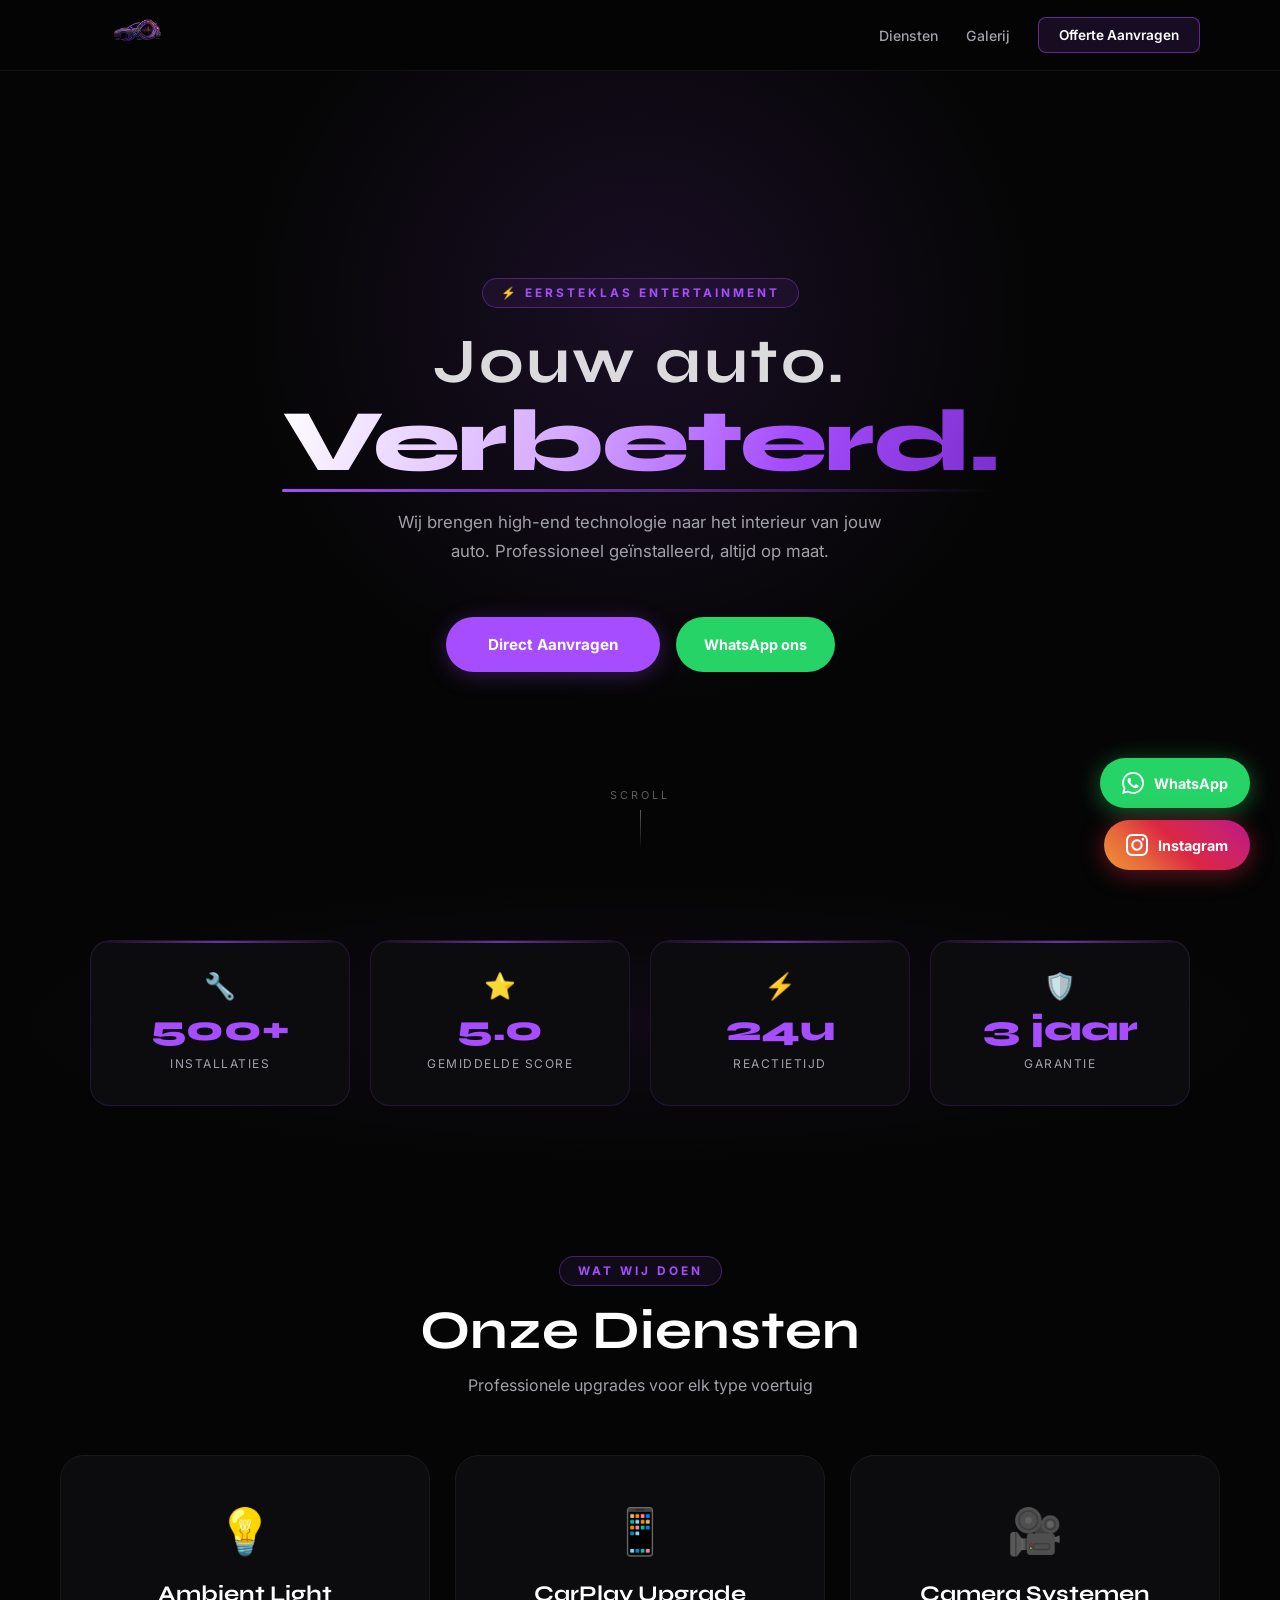
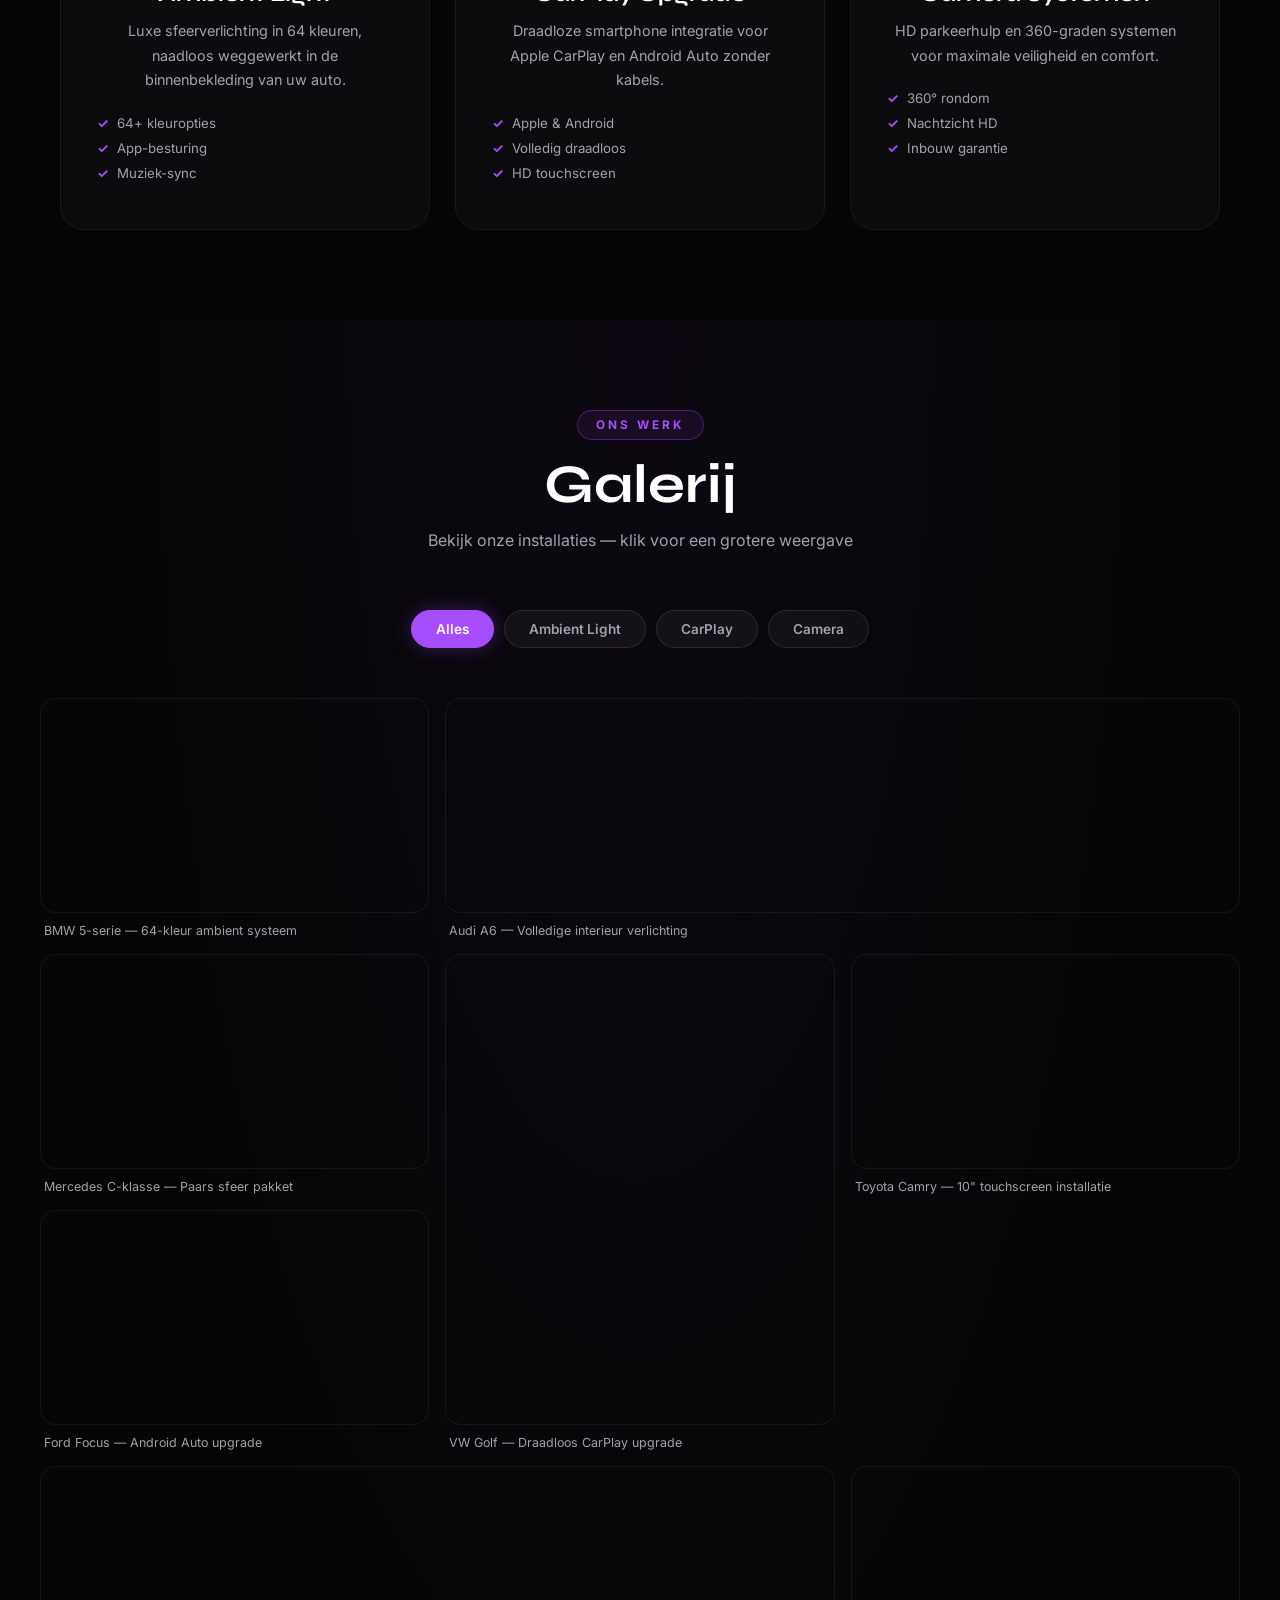
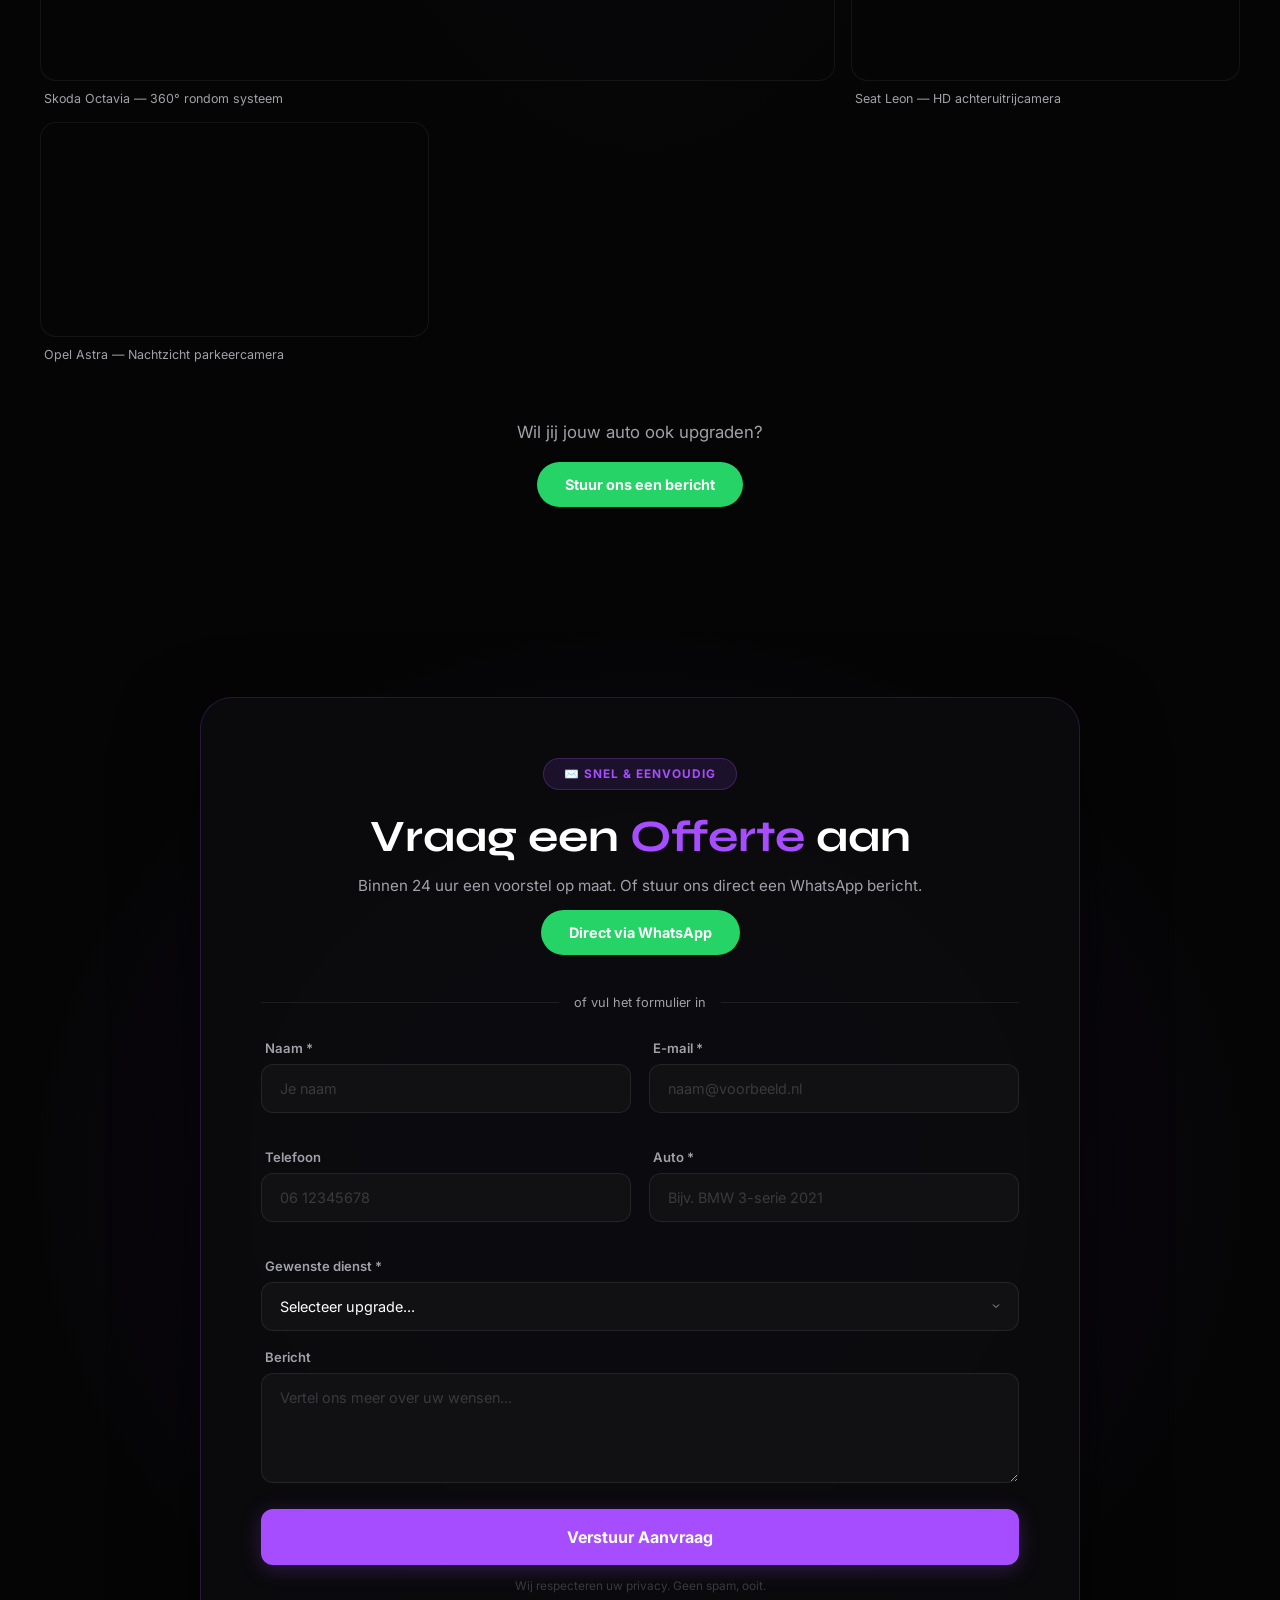
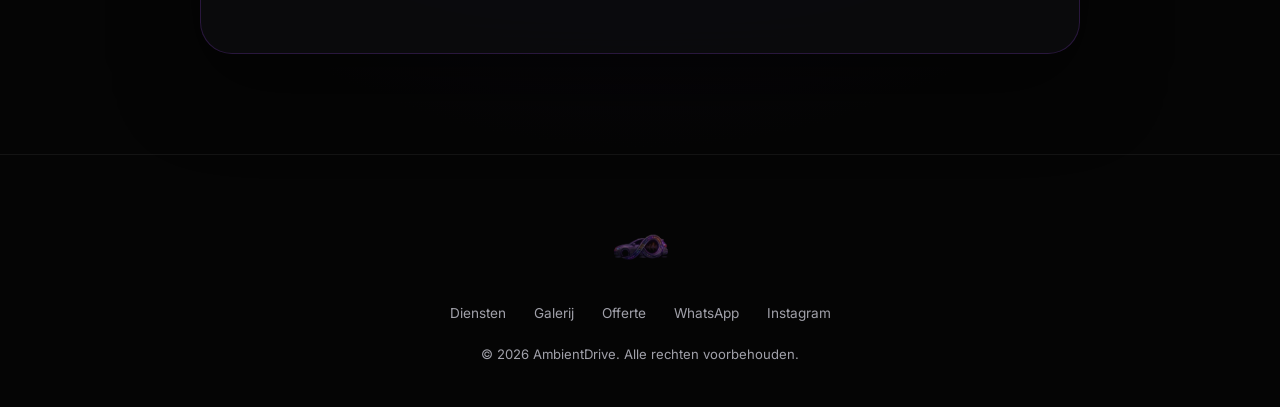
<file: index.html>
<!DOCTYPE html>
<html lang="nl">
<head>
    <meta charset="UTF-8">
    <meta name="viewport" content="width=device-width, initial-scale=1.0">
    <title>AmbientDrive | Premium Auto Customization</title>
    <link href="https://fonts.googleapis.com/css2?family=Syne:wght@700;800&family=Inter:wght@400;500;600;700&display=swap" rel="stylesheet">
    <link rel="stylesheet" href="style.css">
</head>
<body>

    <!-- Startup Loader -->
    <div class="startup-overlay" id="loader">
        <img src="logo.png" alt="AmbientDrive" class="loader-logo">
    </div>

    <!-- Floating Buttons (WhatsApp + Instagram) -->
    <div class="fab-container">
        <a href="https://wa.me/31612345678?text=Hallo%2C%20ik%20heb%20een%20vraag%20over%20AmbientDrive!" 
           class="whatsapp-fab" target="_blank" rel="noopener">
            <svg xmlns="http://www.w3.org/2000/svg" viewBox="0 0 24 24" fill="currentColor" width="22" height="22">
                <path d="M17.472 14.382c-.297-.149-1.758-.867-2.03-.967-.273-.099-.471-.148-.67.15-.197.297-.767.966-.94 1.164-.173.199-.347.223-.644.075-.297-.15-1.255-.463-2.39-1.475-.883-.788-1.48-1.761-1.653-2.059-.173-.297-.018-.458.13-.606.134-.133.298-.347.446-.52.149-.174.198-.298.298-.497.099-.198.05-.371-.025-.52-.075-.149-.669-1.612-.916-2.207-.242-.579-.487-.5-.669-.51-.173-.008-.371-.01-.57-.01-.198 0-.52.074-.792.372-.272.297-1.04 1.016-1.04 2.479 0 1.462 1.065 2.875 1.213 3.074.149.198 2.096 3.2 5.077 4.487.709.306 1.262.489 1.694.625.712.227 1.36.195 1.871.118.571-.085 1.758-.719 2.006-1.413.248-.694.248-1.289.173-1.413-.074-.124-.272-.198-.57-.347m-5.421 7.403h-.004a9.87 9.87 0 01-5.031-1.378l-.361-.214-3.741.982.998-3.648-.235-.374a9.86 9.86 0 01-1.51-5.26c.001-5.45 4.436-9.884 9.888-9.884 2.64 0 5.122 1.03 6.988 2.898a9.825 9.825 0 012.893 6.994c-.003 5.45-4.437 9.884-9.885 9.884m8.413-18.297A11.815 11.815 0 0012.05 0C5.495 0 .16 5.335.157 11.892c0 2.096.547 4.142 1.588 5.945L.057 24l6.305-1.654a11.882 11.882 0 005.683 1.448h.005c6.554 0 11.89-5.335 11.893-11.893a11.821 11.821 0 00-3.48-8.413z"/>
            </svg>
            <span>WhatsApp</span>
        </a>

        <a href="https://www.instagram.com/ambientdrive.nl" target="_blank" rel="noopener" class="instagram-fab" aria-label="Instagram">
            <svg xmlns="http://www.w3.org/2000/svg" viewBox="0 0 24 24" fill="currentColor" width="22" height="22">
                <path d="M12 2.163c3.204 0 3.584.012 4.85.07 3.252.148 4.771 1.691 4.919 4.919.058 1.265.069 1.645.069 4.849 0 3.205-.012 3.584-.069 4.849-.149 3.225-1.664 4.771-4.919 4.919-1.266.058-1.644.07-4.849.07-3.204 0-3.584-.012-4.849-.07-3.26-.149-4.771-1.699-4.919-4.92-.058-1.265-.07-1.644-.07-4.849 0-3.204.013-3.583.07-4.849.149-3.227 1.664-4.771 4.919-4.919 1.266-.057 1.645-.069 4.849-.069zm0-2.163c-3.259 0-3.667.014-4.947.072-4.358.2-6.78 2.618-6.98 6.98-.059 1.281-.073 1.689-.073 4.948 0 3.259.014 3.667.072 4.947.2 4.358 2.618 6.78 6.98 6.98 1.281.058 1.689.072 4.948.072 3.259 0 3.668-.014 4.948-.072 4.354-.2 6.782-2.618 6.979-6.98.059-1.28.073-1.689.073-4.948 0-3.259-.014-3.667-.072-4.947-.196-4.354-2.617-6.78-6.979-6.98-1.281-.059-1.69-.073-4.949-.073zm0 5.838c-3.403 0-6.162 2.759-6.162 6.162s2.759 6.163 6.162 6.163 6.162-2.76 6.162-6.163c0-3.403-2.759-6.162-6.162-6.162zm0 10.162c-2.209 0-4-1.79-4-4 0-2.209 1.791-4 4-4s4 1.791 4 4c0 2.21-1.791 4-4 4zm6.406-11.845c-.796 0-1.441.645-1.441 1.44s.645 1.44 1.441 1.44c.795 0 1.439-.645 1.439-1.44s-.644-1.44-1.439-1.44z"/>
            </svg>
            <span>Instagram</span>
        </a>
    </div>

    <!-- Navbar -->
    <nav class="navbar" id="navbar">
        <div class="nav-container">
            <a href="#home" class="logo-link">
                <img src="logo.png" alt="AmbientDrive" class="nav-logo">
            </a>
            <div class="nav-menu">
                <a href="#diensten" class="menu-item">Diensten</a>
                <a href="#galerij" class="menu-item">Galerij</a>
                <a href="#offerte" class="btn-nav">Offerte Aanvragen</a>
            </div>
            <button class="hamburger" id="hamburger" aria-label="Menu" aria-expanded="false">
                <span></span><span></span><span></span>
            </button>
        </div>
        <div class="mobile-menu" id="mobileMenu" aria-hidden="true">
            <a href="#diensten" class="mobile-item">Diensten</a>
            <a href="#galerij" class="mobile-item">Galerij</a>
            <a href="#offerte" class="mobile-item mobile-cta">Offerte Aanvragen</a>
        </div>
    </nav>

    <main id="main-content">

        <!-- Hero -->
        <section class="hero" id="home">
            <div class="hero-bg-glow"></div>
            <div class="hero-content reveal">
                <span class="badge">⚡ Eersteklas Entertainment</span>
                <h1>
                    <span class="h1-line1">Jouw auto.</span>
                    <span class="h1-line2"><span class="word-verbeterd">Verbeterd.</span></span>
                </h1>
                <p class="hero-sub">Wij brengen high-end technologie naar het interieur van jouw auto. Professioneel geïnstalleerd, altijd op maat.</p>
                <div class="hero-actions">
                    <a href="#offerte" class="btn-main">Direct Aanvragen</a>
                    <a href="https://wa.me/31612345678?text=Hallo%2C%20ik%20heb%20een%20vraag%20over%20AmbientDrive!" class="btn-whatsapp" target="_blank" rel="noopener">WhatsApp ons</a>
                </div>
            </div>
            <div class="hero-scroll-hint">
                <span>Scroll</span>
                <div class="scroll-line"></div>
            </div>
        </section>

        <!-- Stats Strip -->
        <section class="stats-strip reveal">
            <div class="stats-container">
                <div class="stat-card">
                    <div class="stat-icon">🔧</div>
                    <span class="stat-number" data-target="500" data-suffix="+">500+</span>
                    <span class="stat-label">Installaties</span>
                </div>
                <div class="stat-card">
                    <div class="stat-icon">⭐</div>
                    <span class="stat-number">5.0</span>
                    <span class="stat-label">Gemiddelde score</span>
                </div>
                <div class="stat-card">
                    <div class="stat-icon">⚡</div>
                    <span class="stat-number" data-target="24" data-suffix="u">24u</span>
                    <span class="stat-label">Reactietijd</span>
                </div>
                <div class="stat-card">
                    <div class="stat-icon">🛡️</div>
                    <span class="stat-number">3 jaar</span>
                    <span class="stat-label">Garantie</span>
                </div>
            </div>
        </section>

        <!-- Diensten -->
        <section id="diensten" class="services reveal">
            <div class="section-header">
                <span class="badge">Wat wij doen</span>
                <h2 class="section-title">Onze Diensten</h2>
                <p class="section-sub">Professionele upgrades voor elk type voertuig</p>
            </div>
            <div class="grid-container">
                <div class="card">
                    <div class="card-icon">💡</div>
                    <h3>Ambient Light</h3>
                    <p>Luxe sfeerverlichting in 64 kleuren, naadloos weggewerkt in de binnenbekleding van uw auto.</p>
                    <ul class="card-features">
                        <li>64+ kleuropties</li>
                        <li>App-besturing</li>
                        <li>Muziek-sync</li>
                    </ul>
                </div>
                <div class="card">
                    <div class="card-icon">📱</div>
                    <h3>CarPlay Upgrade</h3>
                    <p>Draadloze smartphone integratie voor Apple CarPlay en Android Auto zonder kabels.</p>
                    <ul class="card-features">
                        <li>Apple & Android</li>
                        <li>Volledig draadloos</li>
                        <li>HD touchscreen</li>
                    </ul>
                </div>
                <div class="card">
                    <div class="card-icon">🎥</div>
                    <h3>Camera Systemen</h3>
                    <p>HD parkeerhulp en 360-graden systemen voor maximale veiligheid en comfort.</p>
                    <ul class="card-features">
                        <li>360° rondom</li>
                        <li>Nachtzicht HD</li>
                        <li>Inbouw garantie</li>
                    </ul>
                </div>
            </div>
        </section>

        <!-- Galerij -->
        <section id="galerij" class="gallery-section reveal">
            <div class="section-header">
                <span class="badge">Ons Werk</span>
                <h2 class="section-title">Galerij</h2>
                <p class="section-sub">Bekijk onze installaties — klik voor een grotere weergave</p>
            </div>

            <div class="gallery-filters">
                <button class="filter-btn active" data-filter="all">Alles</button>
                <button class="filter-btn" data-filter="ambient">Ambient Light</button>
                <button class="filter-btn" data-filter="carplay">CarPlay</button>
                <button class="filter-btn" data-filter="camera">Camera</button>
            </div>

            <div class="gallery-grid" id="galleryGrid">
                <!-- Ambient Light -->
                <div class="gallery-item" data-category="ambient">
                    <div class="gallery-img" style="background-image:url('https://images.unsplash.com/photo-1618843479313-40f8e9c7f2f0?w=800&q=80')">
                        <div class="gallery-overlay"><span class="gallery-tag">Ambient Light</span><span class="gallery-expand">↗</span></div>
                    </div>
                    <p class="gallery-caption">BMW 5-serie — 64-kleur ambient systeem</p>
                </div>
                <div class="gallery-item gallery-wide" data-category="ambient">
                    <div class="gallery-img" style="background-image:url('https://images.unsplash.com/photo-1583121274602-3e2820c69888?w=1200&q=80')">
                        <div class="gallery-overlay"><span class="gallery-tag">Ambient Light</span><span class="gallery-expand">↗</span></div>
                    </div>
                    <p class="gallery-caption">Audi A6 — Volledige interieur verlichting</p>
                </div>
                <div class="gallery-item" data-category="ambient">
                    <div class="gallery-img" style="background-image:url('https://images.unsplash.com/photo-1558618047-3c8c76b7a9a5?w=800&q=80')">
                        <div class="gallery-overlay"><span class="gallery-tag">Ambient Light</span><span class="gallery-expand">↗</span></div>
                    </div>
                    <p class="gallery-caption">Mercedes C-klasse — Paars sfeer pakket</p>
                </div>

                <!-- CarPlay -->
                <div class="gallery-item gallery-tall" data-category="carplay">
                    <div class="gallery-img" style="background-image:url('https://images.unsplash.com/photo-1544636331-e26879cd4d9b?w=800&q=80')">
                        <div class="gallery-overlay"><span class="gallery-tag">CarPlay</span><span class="gallery-expand">↗</span></div>
                    </div>
                    <p class="gallery-caption">VW Golf — Draadloos CarPlay upgrade</p>
                </div>
                <div class="gallery-item" data-category="carplay">
                    <div class="gallery-img" style="background-image:url('https://images.unsplash.com/photo-1563720223185-11003d516935?w=800&q=80')">
                        <div class="gallery-overlay"><span class="gallery-tag">CarPlay</span><span class="gallery-expand">↗</span></div>
                    </div>
                    <p class="gallery-caption">Toyota Camry — 10&quot; touchscreen installatie</p>
                </div>
                <div class="gallery-item" data-category="carplay">
                    <div class="gallery-img" style="background-image:url('https://images.unsplash.com/photo-1511919884226-fd3cad34687c?w=800&q=80')">
                        <div class="gallery-overlay"><span class="gallery-tag">CarPlay</span><span class="gallery-expand">↗</span></div>
                    </div>
                    <p class="gallery-caption">Ford Focus — Android Auto upgrade</p>
                </div>

                <!-- Camera -->
                <div class="gallery-item gallery-wide" data-category="camera">
                    <div class="gallery-img" style="background-image:url('https://images.unsplash.com/photo-1592198084033-aade902d1aae?w=1200&q=80')">
                        <div class="gallery-overlay"><span class="gallery-tag">Camera</span><span class="gallery-expand">↗</span></div>
                    </div>
                    <p class="gallery-caption">Skoda Octavia — 360° rondom systeem</p>
                </div>
                <div class="gallery-item" data-category="camera">
                    <div class="gallery-img" style="background-image:url('https://images.unsplash.com/photo-1568605117036-5fe5e7bab0b7?w=800&q=80')">
                        <div class="gallery-overlay"><span class="gallery-tag">Camera</span><span class="gallery-expand">↗</span></div>
                    </div>
                    <p class="gallery-caption">Seat Leon — HD achteruitrijcamera</p>
                </div>
                <div class="gallery-item" data-category="camera">
                    <div class="gallery-img" style="background-image:url('https://images.unsplash.com/photo-1485291571150-772bcfc10da5?w=800&q=80')">
                        <div class="gallery-overlay"><span class="gallery-tag">Camera</span><span class="gallery-expand">↗</span></div>
                    </div>
                    <p class="gallery-caption">Opel Astra — Nachtzicht parkeercamera</p>
                </div>
            </div>

            <div class="gallery-cta">
                <p>Wil jij jouw auto ook upgraden?</p>
                <a href="https://wa.me/31612345678?text=Ik%20heb%20jullie%20galerij%20gezien%20en%20wil%20graag%20een%20offerte!" class="btn-whatsapp" target="_blank" rel="noopener">Stuur ons een bericht</a>
            </div>
        </section>

        <!-- Lightbox -->
        <div class="lightbox" id="lightbox" role="dialog" aria-modal="true" aria-label="Galerij weergave">
            <div class="lightbox-backdrop" id="lightboxBackdrop"></div>
            <button class="lightbox-close" id="lightboxClose" aria-label="Sluiten">✕</button>
            <div class="lightbox-content">
                <div class="lightbox-img" id="lightboxImg"></div>
                <p class="lightbox-caption" id="lightboxCaption"></p>
            </div>
        </div>

        <!-- Offerte -->
        <section id="offerte" class="contact-section reveal">
            <div class="container">
                <div class="form-card">
                    <div class="form-header">
                        <span class="badge-purple">✉️ Snel & Eenvoudig</span>
                        <h2 class="form-title">Vraag een <span class="purple-text">Offerte</span> aan</h2>
                        <p>Binnen 24 uur een voorstel op maat. Of stuur ons direct een WhatsApp bericht.</p>
                        <a href="https://wa.me/31612345678?text=Hallo%2C%20ik%20wil%20graag%20een%20offerte%20aanvragen!" class="btn-whatsapp whatsapp-inline" target="_blank" rel="noopener">Direct via WhatsApp</a>
                    </div>
                    <div class="form-divider"><span>of vul het formulier in</span></div>
                    <form action="https://formspree.io/f/xdabaqza" method="POST" id="contactForm">
                        <input type="hidden" name="_subject" value="Nieuwe offerte-aanvraag via AmbientDrive">
                        <input type="text" name="_gotcha" style="display:none" tabindex="-1" autocomplete="off">
                        <div class="form-grid">
                            <div class="input-group">
                                <label for="name">Naam *</label>
                                <input type="text" id="name" name="name" placeholder="Je naam" required>
                            </div>
                            <div class="input-group">
                                <label for="email">E-mail *</label>
                                <input type="email" id="email" name="email" placeholder="naam@voorbeeld.nl" required>
                            </div>
                            <div class="input-group">
                                <label for="phone">Telefoon</label>
                                <input type="tel" id="phone" name="phone" placeholder="06 12345678">
                            </div>
                            <div class="input-group">
                                <label for="car">Auto *</label>
                                <input type="text" id="car" name="car" placeholder="Bijv. BMW 3-serie 2021" required>
                            </div>
                        </div>
                        <div class="input-group">
                            <label for="service">Gewenste dienst *</label>
                            <select id="service" name="service" required>
                                <option value="" disabled selected>Selecteer upgrade...</option>
                                <option value="Ambient Lighting">💡 Ambient Lighting</option>
                                <option value="CarPlay Upgrade">📱 CarPlay Upgrade</option>
                                <option value="Camera Systemen">🎥 Camera Systemen</option>
                                <option value="Combinatie pakket">⚡ Combinatie pakket</option>
                            </select>
                        </div>
                        <div class="input-group">
                            <label for="message">Bericht</label>
                            <textarea id="message" name="message" rows="4" placeholder="Vertel ons meer over uw wensen..."></textarea>
                        </div>
                        <button type="submit" class="btn-submit" id="submitBtn">
                            <span class="btn-text">Verstuur Aanvraag</span>
                            <span class="btn-loading" style="display:none">Versturen...</span>
                        </button>
                        <p class="form-disclaimer">Wij respecteren uw privacy. Geen spam, ooit.</p>
                    </form>
                </div>
            </div>
        </section>
    </main>

    <footer class="site-footer">
        <img src="logo.png" alt="AmbientDrive Logo" class="footer-logo">
        <div class="footer-links">
            <a href="#diensten">Diensten</a>
            <a href="#galerij">Galerij</a>
            <a href="#offerte">Offerte</a>
            <a href="https://wa.me/31612345678" target="_blank" rel="noopener">WhatsApp</a>
            <a href="https://www.instagram.com/ambientdrive.nl" target="_blank" rel="noopener">Instagram</a>
        </div>
        <p>&copy; 2026 AmbientDrive. Alle rechten voorbehouden.</p>
    </footer>

    <script src="script.js"></script>
</body>
</html>
</file>
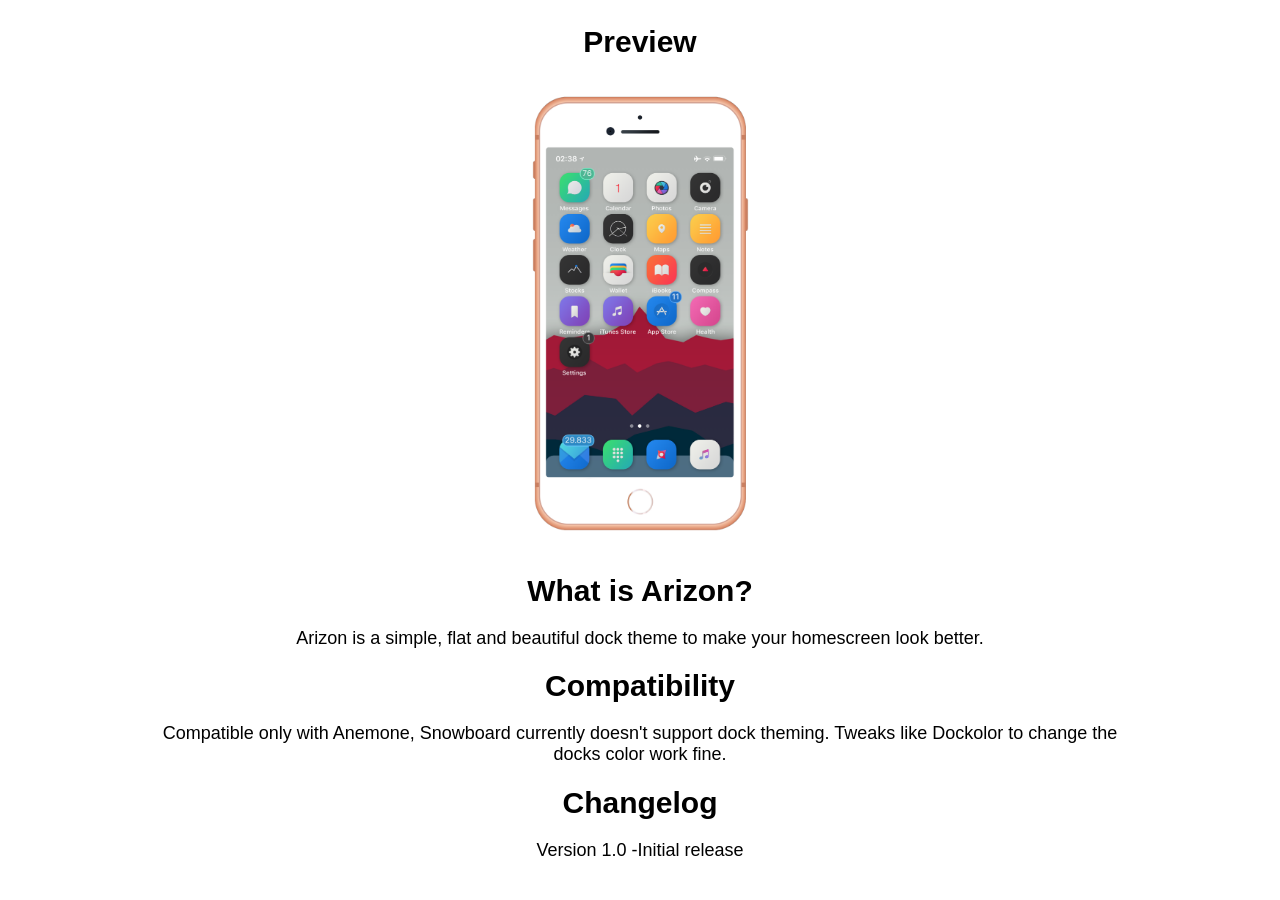
<file: depic/Arizon/index.html>
<!DOCTYPE html>
  <html >
     <head>
        <meta charset="UTF-8">
        <title>Arizon</title>
        <meta name="viewport" content="initial-scale=1, maximum-scale=1, user-scalable=0">
        <link rel="stylesheet" href="css/style.css">
        <link rel="stylesheet" href="https://cdnjs.cloudflare.com/ajax/libs/font-awesome/4.7.0/css/font-awesome.min.css">
    </head>
    <body class="depiction">

  <main id="content" role="main">

      <div class="card">
  <center>
    <h1 class="name">Preview</h1>
    <img class="avatar" src="./img/screen.png">
    <h1 class="name">What is Arizon?</h1>
    <p class="desc">Arizon is a simple, flat and beautiful dock theme to make your homescreen look better.</p>
    <h1 class="name">Compatibility</h1>
    <p class="desc">Compatible only with Anemone, Snowboard currently doesn't support dock theming. Tweaks like Dockolor to change the docks color work fine.</p>
    <h1 class="name">Changelog</h1>
    <p class="desc">Version 1.0 -Initial release</p>
  </center>
</div>



  </main>
</body>

        <script src="js/index.js"></script>



  </body>
</html>
</file>
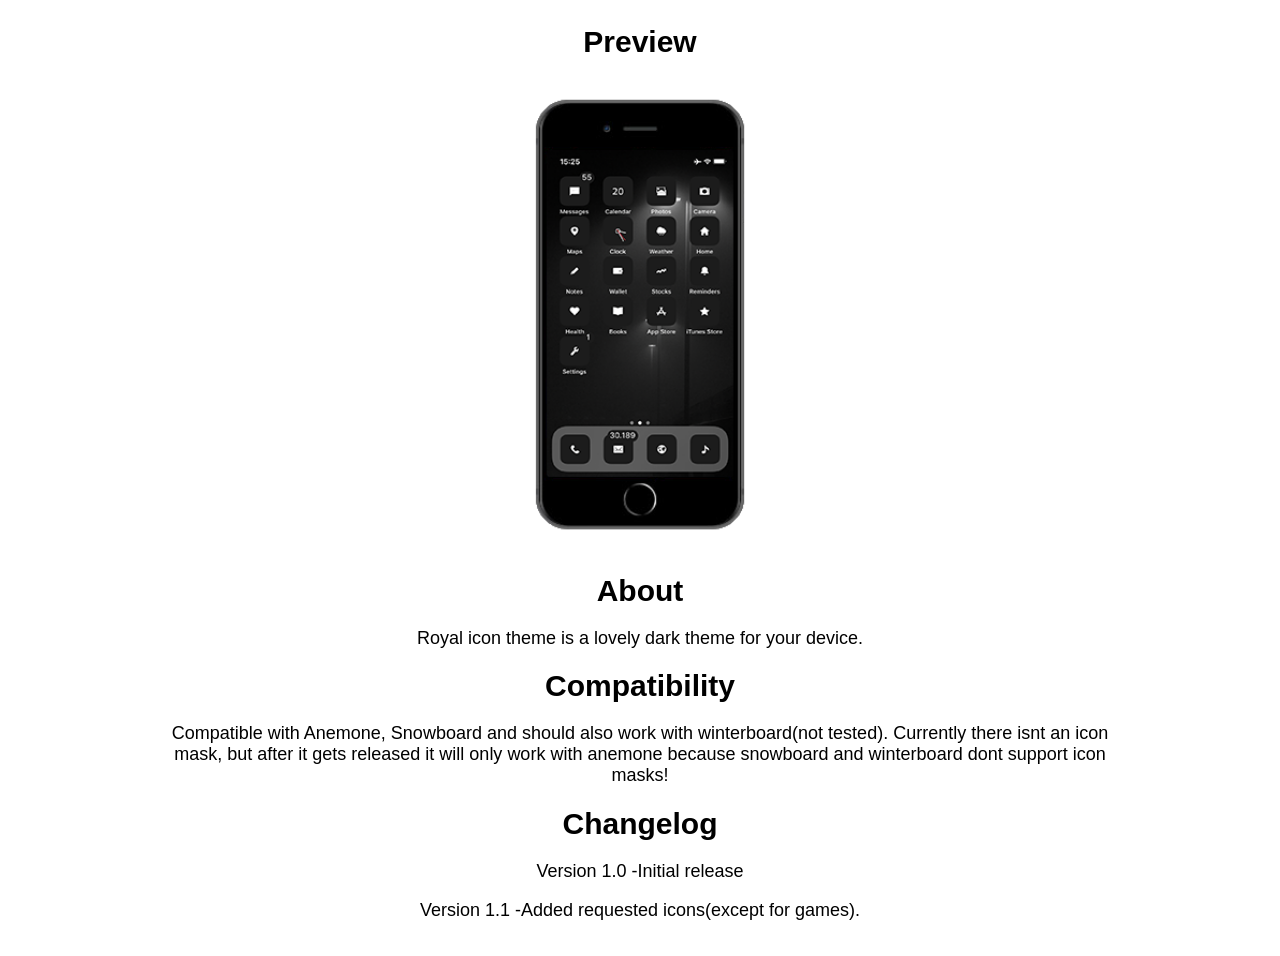
<file: depic/Royal/index.html>
<!DOCTYPE html>
  <html >
     <head>
        <meta charset="UTF-8">
        <title>Royal</title>
        <meta name="viewport" content="initial-scale=1, maximum-scale=1, user-scalable=0">
        <link rel="stylesheet" href="css/style.css">
        <link rel="stylesheet" href="https://cdnjs.cloudflare.com/ajax/libs/font-awesome/4.7.0/css/font-awesome.min.css">
    </head>
    <body class="depiction">

  <main id="content" role="main">

      <div class="card">
  <center>
    <h1 class="name">Preview</h1>
    <img class="avatar" src="./img/screen.png">
    <h1 class="name">About</h1>
    <p class="desc">Royal icon theme is a lovely dark theme for your device.</p>
    <h1 class="name">Compatibility</h1>
    <p class="desc">Compatible with Anemone, Snowboard and should also work with winterboard(not tested). Currently there isnt an icon mask, but after it gets released it will only work with anemone because snowboard and winterboard dont support icon masks!</p>
    <h1 class="name">Changelog</h1>
    <p class="desc">Version 1.0 -Initial release</p>
    <p class="desc">Version 1.1 -Added requested icons(except for games).</p>
  </center>
</div>



  </main>
</body>

        <script src="js/index.js"></script>



  </body>
</html>
</file>
<file: style.css>
/* AmbientDrive | style.css — v3 */
:root {
    --bg: #050505;
    --card-bg: #0c0c0e;
    --purple: #A64DFF;
    --purple-dark: #7c2fcc;
    --purple-glow: rgba(166, 77, 255, 0.3);
    --text-main: #ffffff;
    --text-dim: #a1a1aa;
    --nav-height: 70px;
    --whatsapp: #25D366;
    --whatsapp-dark:#1da851;
}
/* ─── Reset ──────────────────────────────────── */
*, *::before, *::after { margin:0; padding:0; box-sizing:border-box; }
html { scroll-behavior: smooth; }
body {
    background: var(--bg);
    color: var(--text-main);
    font-family: 'Inter', sans-serif;
    padding-top: var(--nav-height);
    overflow-x: hidden;
    -webkit-font-smoothing: antialiased;
}
/* ─── Keyframes ──────────────────────────────── */
@keyframes pulse {
    0%,100% { transform:scale(1); opacity:1; }
    50% { transform:scale(1.08); opacity:0.75; }
}
@keyframes fabPop {
    from { opacity:0; transform:scale(0.5) translateY(20px); }
    to { opacity:1; transform:scale(1) translateY(0); }
}
@keyframes glowPulse {
    0%,100% { opacity:.6; transform:translate(-50%,-50%) scale(1); }
    50% { opacity:1; transform:translate(-50%,-50%) scale(1.1); }
}
@keyframes scrollDown {
    0% { transform:scaleY(0); transform-origin:top; }
    50% { transform:scaleY(1); transform-origin:top; }
    100% { transform:scaleY(0); transform-origin:bottom; }
}
@keyframes fadeInUp {
    from { opacity:0; transform:translateY(14px); }
    to { opacity:1; transform:translateY(0); }
}
@keyframes lightboxIn {
    from { opacity:0; transform:scale(0.95); }
    to { opacity:1; transform:scale(1); }
}
/* ─── Reveal ─────────────────────────────────── */
.reveal {
    opacity: 0;
    transform: translateY(32px);
    transition: opacity .8s cubic-bezier(.2,.8,.2,1),
                transform .8s cubic-bezier(.2,.8,.2,1);
}
.reveal.active { opacity:1; transform:translateY(0); }
/* ─── Loader ─────────────────────────────────── */
.startup-overlay {
    position:fixed; inset:0; background:#000; z-index:9999;
    display:flex; justify-content:center; align-items:center;
    transition: opacity .8s ease, visibility .8s ease;
}
.loading-finished .startup-overlay { opacity:0; pointer-events:none; visibility:hidden; }
.loader-logo {
    height:150px; width:auto;
    filter:drop-shadow(0 0 40px var(--purple));
    animation:pulse 2s infinite ease-in-out;
}
/* ─── Floating buttons container ─────────────── */
.fab-container {
    position:fixed; bottom:30px; right:30px; z-index:999;
    display:flex; flex-direction:column; align-items:flex-end; gap:12px;
}
/* ─── WhatsApp FAB ───────────────────────────── */
.whatsapp-fab {
    position:relative;
    background:var(--whatsapp); color:#fff;
    border-radius:50px; padding:14px 22px;
    display:flex; align-items:center; gap:10px;
    text-decoration:none; font-weight:700; font-size:.9rem;
    box-shadow:0 4px 25px rgba(37,211,102,.45);
    transition:all .3s cubic-bezier(.175,.885,.32,1.275);
    animation:fabPop .6s 1.5s both;
}
.whatsapp-fab:hover {
    background:var(--whatsapp-dark);
    transform:translateY(-3px) scale(1.05);
    box-shadow:0 8px 35px rgba(37,211,102,.55);
}
/* ─── Instagram FAB ──────────────────────────── */
.instagram-fab {
    position:relative;
    background:linear-gradient(45deg,#f09433 0%,#e6683c 25%,#dc2743 50%,#cc2366 75%,#bc1888 100%);
    color:#fff;
    border-radius:50px; padding:14px 22px;
    display:flex; align-items:center; gap:10px;
    text-decoration:none; font-weight:700; font-size:.9rem;
    box-shadow:0 4px 25px rgba(220,39,67,.45);
    transition:all .3s cubic-bezier(.175,.885,.32,1.275);
    animation:fabPop .6s 1.7s both;
}
.instagram-fab:hover {
    transform:translateY(-3px) scale(1.05);
    box-shadow:0 8px 35px rgba(220,39,67,.6);
    filter:brightness(1.1);
}
/* ─── WhatsApp inline btn ────────────────────── */
.btn-whatsapp {
    background:var(--whatsapp); color:#fff;
    padding:14px 28px; border-radius:50px;
    text-decoration:none; font-weight:700; font-size:.9rem;
    display:inline-flex; align-items:center; gap:8px;
    transition:all .3s ease;
}
.btn-whatsapp:hover {
    background:var(--whatsapp-dark);
    transform:translateY(-2px);
    box-shadow:0 6px 25px rgba(37,211,102,.4);
}
.whatsapp-inline { margin-top:15px; }
/* ─── Navbar ─────────────────────────────────── */
.navbar {
    position:fixed; top:0; width:100%;
    background:rgba(5,5,5,.88);
    backdrop-filter:blur(20px); -webkit-backdrop-filter:blur(20px);
    border-bottom:1px solid rgba(255,255,255,.06);
    z-index:1000;
    transition:background .3s, box-shadow .3s;
}
.navbar.scrolled {
    background:rgba(5,5,5,.97);
    box-shadow:0 4px 30px rgba(0,0,0,.6);
}
.nav-container {
    max-width:1200px; margin:0 auto;
    display:flex; justify-content:space-between; align-items:center;
    height:var(--nav-height); padding:0 40px;
}
.nav-logo {
    height:48px; width:auto; display:block;
    transition:transform .4s cubic-bezier(.175,.885,.32,1.275);
}
.nav-logo:hover { transform:scale(1.08); filter:drop-shadow(0 0 14px var(--purple)); }
.nav-menu { display:flex; align-items:center; gap:28px; }
.menu-item {
    color:var(--text-dim); text-decoration:none;
    font-size:.88rem; font-weight:500; position:relative;
    transition:color .3s;
}
.menu-item::after {
    content:''; position:absolute; bottom:-3px; left:0;
    width:0; height:2px; background:var(--purple);
    transition:width .3s;
}
.menu-item:hover { color:#fff; }
.menu-item:hover::after { width:100%; }
.btn-nav {
    background:rgba(166,77,255,.12);
    border:1px solid rgba(166,77,255,.5);
    color:#fff; padding:9px 20px; border-radius:8px;
    text-decoration:none; font-weight:600; font-size:.85rem;
    transition:all .3s;
}
.btn-nav:hover { background:var(--purple); border-color:var(--purple); box-shadow:0 0 20px var(--purple-glow); }
/* ─── Hamburger ──────────────────────────────── */
.hamburger {
    display:none; flex-direction:column; gap:5px;
    background:none; border:none; cursor:pointer; padding:8px 5px;
}
.hamburger span {
    display:block; width:24px; height:2px;
    background:#fff; border-radius:2px; transition:all .3s;
}
.hamburger.open span:nth-child(1) { transform:translateY(7px) rotate(45deg); }
.hamburger.open span:nth-child(2) { opacity:0; transform:scaleX(0); }
.hamburger.open span:nth-child(3) { transform:translateY(-7px) rotate(-45deg); }
/* ─── Mobile menu ────────────────────────────── */
.mobile-menu {
    display:none; flex-direction:column;
    padding:18px 30px 24px; gap:4px;
    border-top:1px solid rgba(255,255,255,.07);
    background:rgba(5,5,5,.98);
}
.mobile-menu.open { display:flex; }
.mobile-item {
    color:var(--text-dim); text-decoration:none;
    padding:13px 0; font-weight:500; font-size:.95rem;
    border-bottom:1px solid rgba(255,255,255,.05);
    transition:color .3s;
}
.mobile-item:last-child { border-bottom:none; }
.mobile-item:hover { color:#fff; }
.mobile-cta {
    margin-top:12px; background:var(--purple); color:#fff !important;
    text-align:center; padding:14px; border-radius:10px;
    font-weight:700; border-bottom:none !important;
    box-shadow:0 4px 20px var(--purple-glow);
}
/* ─── Hero ───────────────────────────────────── */
.hero {
    min-height:90vh; display:flex;
    align-items:center; justify-content:center;
    text-align:center; position:relative; overflow:hidden;
}
.hero-bg-glow {
    position:absolute; top:30%; left:50%;
    transform:translate(-50%,-50%);
    width:800px; height:800px;
    background:radial-gradient(circle, rgba(166,77,255,.13) 0%, transparent 70%);
    pointer-events:none; animation:glowPulse 4s ease-in-out infinite;
}
.hero-content { position:relative; z-index:1; padding:0 20px; }
h1 {
    font-family:'Syne',sans-serif;
    font-size:clamp(3rem,8vw,5.5rem);
    line-height:1.0; margin:22px 0;
    display:flex; flex-direction:column; align-items:center; gap:4px;
}
.h1-line1 {
    color: rgba(255,255,255,0.85);
    font-size: 0.72em;
    letter-spacing: 0.04em;
    font-weight: 700;
}
.h1-line2 {
    display: block;
}
.word-verbeterd {
    background: linear-gradient(110deg, #ffffff 0%, #d4a8ff 40%, #A64DFF 70%, #7c2fcc 100%);
    -webkit-background-clip: text;
    -webkit-text-fill-color: transparent;
    background-clip: text;
    font-size: 1em;
    font-weight: 800;
    letter-spacing: -0.02em;
    text-shadow: none;
    position: relative;
    display: inline-block;
}
.word-verbeterd::after {
    content: '';
    position: absolute;
    bottom: -6px;
    left: 0;
    width: 100%;
    height: 3px;
    background: linear-gradient(90deg, var(--purple), transparent);
    border-radius: 2px;
}
.purple-gradient {
    background:linear-gradient(135deg,#fff 20%,var(--purple));
    -webkit-background-clip:text; -webkit-text-fill-color:transparent;
    background-clip:text;
}
.badge {
    color:var(--purple); text-transform:uppercase;
    letter-spacing:3px; font-weight:700; font-size:.74rem;
    border:1px solid rgba(166,77,255,.35); padding:7px 18px;
    border-radius:50px; background:rgba(166,77,255,.08); display:inline-block;
}
.hero-sub {
    color:var(--text-dim); font-size:1.05rem;
    line-height:1.75; max-width:520px; margin:0 auto;
}
.hero-actions {
    margin-top:50px; display:flex; gap:16px;
    justify-content:center; flex-wrap:wrap;
}
.btn-main {
    background:var(--purple); color:#fff;
    padding:18px 42px; border-radius:50px;
    text-decoration:none; font-weight:700; font-size:.95rem;
    display:inline-block;
    box-shadow:0 4px 22px rgba(166,77,255,.28);
    transition:all .4s cubic-bezier(.175,.885,.32,1.275);
}
.btn-main:hover { box-shadow:0 0 50px var(--purple-glow); transform:scale(1.05) translateY(-3px); }
.hero-scroll-hint {
    position:absolute; bottom:30px; left:50%; transform:translateX(-50%);
    display:flex; flex-direction:column; align-items:center; gap:8px;
    opacity:.35; pointer-events:none;
}
.hero-scroll-hint span { font-size:.68rem; letter-spacing:3px; text-transform:uppercase; }
.scroll-line {
    width:1px; height:40px;
    background:linear-gradient(to bottom,#fff,transparent);
    animation:scrollDown 1.5s ease-in-out infinite;
}
/* ─── Stats ──────────────────────────────────── */
.stats-strip {
    padding: 60px 20px;
    background: radial-gradient(ellipse at center, rgba(166,77,255,0.06) 0%, transparent 70%);
}
.stats-container {
    max-width: 1100px; margin: 0 auto;
    display: grid;
    grid-template-columns: repeat(4, 1fr);
    gap: 20px;
}
.stat-card {
    background: var(--card-bg);
    border: 1px solid rgba(166,77,255,0.15);
    border-radius: 20px;
    padding: 32px 24px;
    display: flex;
    flex-direction: column;
    align-items: center;
    gap: 10px;
    text-align: center;
    transition: all 0.3s ease;
    position: relative;
    overflow: hidden;
}
.stat-card::before {
    content: '';
    position: absolute;
    top: 0; left: 0; right: 0;
    height: 2px;
    background: linear-gradient(90deg, transparent, var(--purple), transparent);
    opacity: 0.6;
}
.stat-card:hover {
    border-color: rgba(166,77,255,0.4);
    transform: translateY(-4px);
    box-shadow: 0 16px 40px rgba(0,0,0,0.4), 0 0 20px rgba(166,77,255,0.08);
}
.stat-icon {
    font-size: 1.6rem;
    line-height: 1;
    margin-bottom: 2px;
}
.stat-number {
    font-family: 'Syne', sans-serif;
    font-size: 2.2rem;
    font-weight: 800;
    color: var(--purple);
    line-height: 1;
}
.stat-label {
    font-size: .75rem;
    color: var(--text-dim);
    text-transform: uppercase;
    letter-spacing: 1.5px;
    line-height: 1.4;
}
/* keep old names in case anything references them */
.stat-item { display:flex; flex-direction:column; align-items:center; gap:7px; }
.stat-divider { display: none; }
/* ─── Services ───────────────────────────────── */
.services { padding:90px 20px; }
.section-header {
    text-align:center; margin-bottom:60px;
    display:flex; flex-direction:column; align-items:center; gap:15px;
}
.section-title { font-family:'Syne',sans-serif; font-size:clamp(2.2rem,5vw,3.4rem); line-height:1.1; }
.section-sub { color:var(--text-dim); font-size:1rem; }
.grid-container {
    display:grid; grid-template-columns:repeat(auto-fit,minmax(280px,1fr));
    gap:25px; max-width:1200px; margin:0 auto; padding:0 20px;
}
.card {
    background:var(--card-bg); padding:48px 36px;
    border-radius:24px; border:1px solid #1a1a1c;
    text-align:center; position:relative; overflow:hidden;
    transition:all .4s ease;
}
.card::before {
    content:''; position:absolute; top:0; left:0; right:0; height:2px;
    background:linear-gradient(90deg,transparent,var(--purple),transparent);
    opacity:0; transition:opacity .4s;
}
.card:hover { border-color:rgba(166,77,255,.4); transform:translateY(-10px); background:#111114; box-shadow:0 20px 50px rgba(0,0,0,.5),0 0 30px rgba(166,77,255,.08); }
.card:hover::before { opacity:1; }
.card-icon { font-size:2.8rem; margin-bottom:22px; display:block; transition:transform .3s; }
.card:hover .card-icon { transform:scale(1.2) rotate(-5deg); }
.card h3 { font-family:'Syne',sans-serif; font-size:1.4rem; margin-bottom:12px; }
.card p { color:var(--text-dim); line-height:1.7; font-size:.9rem; }
.card-features { list-style:none; margin-top:22px; display:flex; flex-direction:column; gap:9px; text-align:left; }
.card-features li { color:var(--text-dim); font-size:.83rem; padding-left:20px; position:relative; }
.card-features li::before { content:'✓'; position:absolute; left:0; color:var(--purple); font-weight:700; }
/* ─── Gallery ────────────────────────────────── */
.gallery-section {
    padding:90px 20px;
    background:radial-gradient(ellipse at top,rgba(166,77,255,.05) 0%,transparent 60%);
}
.gallery-filters { display:flex; justify-content:center; gap:10px; margin-bottom:50px; flex-wrap:wrap; }
.filter-btn {
    background:rgba(255,255,255,.04); border:1px solid rgba(255,255,255,.1);
    color:var(--text-dim); padding:10px 24px; border-radius:50px;
    cursor:pointer; font-size:.85rem; font-weight:600;
    font-family:'Inter',sans-serif; transition:all .3s;
}
.filter-btn:hover, .filter-btn.active {
    background:var(--purple); border-color:var(--purple);
    color:#fff; box-shadow:0 0 20px var(--purple-glow);
}
.gallery-grid {
    display:grid; grid-template-columns:repeat(3,1fr);
    grid-auto-rows:240px; gap:16px; max-width:1200px; margin:0 auto;
}
.gallery-item {
    display:flex; flex-direction:column; gap:10px;
    cursor:pointer; transition:opacity .35s ease;
}
.gallery-item.hidden { display:none; }
.gallery-wide { grid-column:span 2; }
.gallery-tall { grid-row:span 2; }
.gallery-img {
    flex:1; border-radius:16px; overflow:hidden; position:relative;
    background-size:cover; background-position:center;
    background-repeat: no-repeat;
    border:1px solid rgba(255,255,255,.06);
    transition:transform .4s ease, box-shadow .4s ease;
}
.gallery-item:hover .gallery-img { transform:scale(1.02); box-shadow:0 12px 40px rgba(0,0,0,.5); }
.gallery-overlay {
    position:absolute; inset:0; border-radius:16px;
    background:linear-gradient(to bottom,transparent 40%,rgba(0,0,0,.85) 100%);
    display:flex; justify-content:space-between; align-items:flex-end;
    padding:18px; opacity:0; transition:opacity .3s;
}
.gallery-item:hover .gallery-overlay { opacity:1; }
.gallery-tag {
    background:var(--purple); color:#fff;
    font-size:.71rem; font-weight:700; padding:4px 12px;
    border-radius:50px; text-transform:uppercase; letter-spacing:1px;
}
.gallery-expand {
    color:#fff; font-size:1.3rem;
    background:rgba(255,255,255,.15);
    width:36px; height:36px; border-radius:50%;
    display:flex; align-items:center; justify-content:center;
    backdrop-filter:blur(5px); transition:background .2s;
}
.gallery-item:hover .gallery-expand { background:rgba(166,77,255,.5); }
.gallery-caption { font-size:.78rem; color:var(--text-dim); padding-left:4px; transition:color .3s; }
.gallery-item:hover .gallery-caption { color:#d0d0d0; }
/* Gradient placeholder images */
.ambient-1 { background:linear-gradient(135deg,#1a0830,#4a1080,#A64DFF 80%); }
.ambient-2 { background:linear-gradient(160deg,#0d0020,#6b22a8,#c77dff 70%,#a855f7 100%); }
.ambient-3 { background:linear-gradient(120deg,#250050,#7b2ff7,#e040fb 60%); }
.carplay-1 { background:linear-gradient(135deg,#0a1628,#1e3a5f,#2196f3 80%); }
.carplay-2 { background:linear-gradient(160deg,#041020,#153a6e,#42a5f5 70%); }
.carplay-3 { background:linear-gradient(120deg,#0d2240,#1565c0,#64b5f6 60%); }
.camera-1  { background:linear-gradient(135deg,#0f1f0f,#1b5e20,#4caf50 80%); }
.camera-2  { background:linear-gradient(160deg,#071507,#2e7d32,#66bb6a 70%); }
.camera-3  { background:linear-gradient(120deg,#122312,#388e3c,#81c784 60%); }

.ambient-1::after,.ambient-2::after,.ambient-3::after,
.carplay-1::after,.carplay-2::after,.carplay-3::after,
.camera-1::after,.camera-2::after,.camera-3::after {
    content:''; position:absolute; inset:0;
    background:radial-gradient(circle at 30% 60%,rgba(255,255,255,.08) 0%,transparent 40%),
               radial-gradient(circle at 70% 30%,rgba(255,255,255,.05) 0%,transparent 30%);
}
.ambient-1::before{content:'💡';position:absolute;top:50%;left:50%;transform:translate(-50%,-60%);font-size:3rem;opacity:.22;z-index:1;}
.ambient-2::before{content:'🌈';position:absolute;top:50%;left:50%;transform:translate(-50%,-60%);font-size:3rem;opacity:.22;z-index:1;}
.ambient-3::before{content:'✨';position:absolute;top:50%;left:50%;transform:translate(-50%,-60%);font-size:3rem;opacity:.22;z-index:1;}
.carplay-1::before{content:'📱';position:absolute;top:50%;left:50%;transform:translate(-50%,-60%);font-size:3rem;opacity:.22;z-index:1;}
.carplay-2::before{content:'🖥️';position:absolute;top:50%;left:50%;transform:translate(-50%,-60%);font-size:3rem;opacity:.22;z-index:1;}
.carplay-3::before{content:'🎵';position:absolute;top:50%;left:50%;transform:translate(-50%,-60%);font-size:3rem;opacity:.22;z-index:1;}
.camera-1::before{content:'📷';position:absolute;top:50%;left:50%;transform:translate(-50%,-60%);font-size:3rem;opacity:.22;z-index:1;}
.camera-2::before{content:'🎥';position:absolute;top:50%;left:50%;transform:translate(-50%,-60%);font-size:3rem;opacity:.22;z-index:1;}
.camera-3::before{content:'🔍';position:absolute;top:50%;left:50%;transform:translate(-50%,-60%);font-size:3rem;opacity:.22;z-index:1;}

.gallery-cta { text-align:center; margin-top:60px; display:flex; flex-direction:column; align-items:center; gap:20px; }
.gallery-cta p { color:var(--text-dim); font-size:1.05rem; }
/* ─── Lightbox ───────────────────────────────── */
.lightbox {
    position:fixed; inset:0; z-index:9900;
    display:none;
    align-items:center;
    justify-content:center;
    padding:20px;
}
.lightbox.open {
    display:flex;
}
.lightbox-backdrop {
    position:absolute; inset:0;
    background:rgba(0,0,0,.92);
    backdrop-filter:blur(10px);
    -webkit-backdrop-filter:blur(10px);
    cursor:pointer;
}
.lightbox-close {
    position:absolute; top:20px; right:25px; z-index:1;
    background:rgba(255,255,255,.1); border:1px solid rgba(255,255,255,.2);
    color:#fff; width:46px; height:46px; border-radius:50%;
    font-size:1.1rem; cursor:pointer;
    display:flex; align-items:center; justify-content:center;
    font-family:'Inter',sans-serif;
    transition:background .25s, transform .25s;
}
.lightbox-close:hover { background:rgba(255,255,255,.22); transform:scale(1.1); }
.lightbox-content {
    position:relative; z-index:1;
    max-width:920px; width:100%;
    display:flex; flex-direction:column; align-items:center; gap:16px;
    animation:lightboxIn .3s ease;
}
.lightbox-img {
    width:100%; height:500px; border-radius:20px;
    background-size:cover; background-position:center;
    background-repeat: no-repeat;
    border:1px solid rgba(255,255,255,.12);
    box-shadow:0 30px 80px rgba(0,0,0,.7);
}
.lightbox-caption { color:var(--text-dim); font-size:.92rem; }
/* ─── Contact form ───────────────────────────── */
.contact-section {
    padding:100px 20px;
    background:radial-gradient(ellipse at center,#11081f 0%,#050505 70%);
    display:flex; justify-content:center;
}
.container { width:100%; max-width:880px; }
.form-card {
    background:rgba(12,12,14,.9);
    backdrop-filter:blur(24px); -webkit-backdrop-filter:blur(24px);
    border:1px solid rgba(166,77,255,.2);
    border-radius:32px; padding:60px;
    box-shadow:0 30px 80px rgba(0,0,0,.5);
}
.form-header { text-align:center; margin-bottom:40px; }
.form-title { font-family:'Syne',sans-serif; font-size:clamp(2rem,4.5vw,2.8rem); line-height:1.3; margin-top:18px; }
.form-header p { color:var(--text-dim); margin-top:10px; font-size:.95rem; }
.purple-text { color:var(--purple); }
.badge-purple {
    background:rgba(166,77,255,.12); color:var(--purple);
    padding:8px 20px; border-radius:50px; font-size:.74rem; font-weight:700;
    text-transform:uppercase; letter-spacing:1px; display:inline-block;
    border:1px solid rgba(166,77,255,.25);
}
.form-divider {
    display:flex; align-items:center; gap:15px;
    margin:30px 0; color:var(--text-dim); font-size:.8rem;
}
.form-divider::before,.form-divider::after {
    content:''; flex:1; height:1px; background:rgba(255,255,255,.08);
}
.form-grid { display:grid; grid-template-columns:1fr 1fr; gap:18px; margin-bottom:18px; }
.input-group { display:flex; flex-direction:column; gap:8px; margin-bottom:18px; }
.input-group label { font-size:.82rem; font-weight:600; color:var(--text-dim); margin-left:4px; }
input, select, textarea {
    background:#111113; border:1px solid rgba(255,255,255,.08);
    border-radius:12px; padding:15px 18px; color:#fff; width:100%;
    font-family:'Inter',sans-serif; font-size:.9rem; transition:all .3s;
    -webkit-appearance:none;
}
input::placeholder, textarea::placeholder { color:#3a3a3e; }
select {
    appearance:none; -webkit-appearance:none; cursor:pointer;
    background-image:url("data:image/svg+xml,%3Csvg xmlns='http://www.w3.org/2000/svg' width='12' height='12' viewBox='0 0 24 24' fill='none' stroke='%23a1a1aa' stroke-width='2'%3E%3Cpolyline points='6 9 12 15 18 9'%3E%3C/polyline%3E%3C/svg%3E");
    background-repeat:no-repeat; background-position:right 16px center; padding-right:40px;
}
input:focus, select:focus, textarea:focus {
    border-color:var(--purple); outline:none;
    background:#18181c; box-shadow:0 0 0 3px rgba(166,77,255,.1);
}
textarea { resize:vertical; min-height:110px; }
.btn-submit {
    width:100%; background:var(--purple); color:#fff;
    padding:18px; border-radius:12px; border:none;
    font-weight:700; font-size:1rem; cursor:pointer;
    font-family:'Inter',sans-serif;
    box-shadow:0 4px 20px rgba(166,77,255,.25);
    transition:all .3s; margin-top:8px;
}
.btn-submit:hover:not(:disabled) { filter:brightness(1.15); transform:translateY(-2px); box-shadow:0 10px 35px rgba(166,77,255,.4); }
.btn-submit:active:not(:disabled) { transform:translateY(0); }
.btn-submit:disabled { opacity:.65; cursor:not-allowed; }
.form-disclaimer { text-align:center; font-size:.74rem; color:#3a3a3e; margin-top:14px; }
/* ─── Footer ─────────────────────────────────── */
.site-footer { padding:70px 20px 45px; text-align:center; border-top:1px solid rgba(255,255,255,.06); }
.footer-logo { height:55px; width:auto; margin:0 auto 25px; display:block; opacity:.6; mix-blend-mode:lighten; transition:all .3s; }
.footer-logo:hover { opacity:1; filter:drop-shadow(0 0 12px var(--purple)); }
.footer-links { display:flex; justify-content:center; gap:28px; margin-bottom:25px; flex-wrap:wrap; }
.footer-links a { color:var(--text-dim); text-decoration:none; font-size:.85rem; transition:color .3s; }
.footer-links a:hover { color:#fff; }
.site-footer p { color:var(--text-dim); font-size:.82rem; }
/* ─── Responsive ─────────────────────────────── */
@media (max-width:900px) {
    .gallery-grid { grid-template-columns:repeat(2,1fr); grid-auto-rows:200px; }
    .gallery-wide { grid-column:span 2; }
    .gallery-tall { grid-row:span 1; }
    .stats-container { grid-template-columns: repeat(2, 1fr); }
    .lightbox-img { height:360px; }
}
@media (max-width:768px) {
    .nav-menu { display:none; }
    .hamburger { display:flex; }
    .form-grid { grid-template-columns:1fr; }
    .form-card { padding:35px 22px; }
    .hero-actions { flex-direction:column; align-items:center; }
    .hero-actions .btn-main,
    .hero-actions .btn-whatsapp { width:100%; max-width:320px; justify-content:center; }
    .stats-container { grid-template-columns: repeat(2, 1fr); gap:12px; }
    .nav-container { padding:0 20px; }
    .lightbox-img { height:260px; }
}
@media (max-width:600px) {
    .gallery-grid { grid-template-columns:1fr; grid-auto-rows:200px; }
    .gallery-wide { grid-column:span 1; }
    .gallery-tall { grid-row:span 1; }
    .whatsapp-fab span,
    .instagram-fab span { display:none; }
    .whatsapp-fab,
    .instagram-fab { padding:15px; border-radius:50%; }
    .form-card { padding:28px 18px; }
    .hero-sub br { display:none; }
}
</file>
<file: depic/Arizon/css/style.css>
iframe {
  border:none;
}

html {
  background: white;
}

body {
  font:18px -apple-system-font,".Helvetica NeueUI","Helvetica Neue",sans-serif;
  margin:25px 0 35px;
  user-select: none;
}

.cydia body {
  margin-top:35px
}

.depiction body {
  margin-top:0;
  margin-bottom:0;
}

@media (min-width:708px) {
#content {
  width:708px;
  margin:0 auto
}
}

@media (min-width:964px) {
#content {
  width:964px
}
}

body>p,h2,header .date,p[class="footer"] {
  margin:15px;
  color: black;
  font-size:14px;
  font-weight:400
}

@media (min-width:708px) {
body>p,h2,p[class="footer"] {
  margin-left:0;
  margin-right:0
}
}

h2,header .date {
  text-transform:uppercase;
  margin-bottom:5px
}

h2 a,h2 header .date,header h2 .date {
  color:inherit
}

h2 a:active,h2 a:focus,h2 a:hover,h2 header .date,header h2 .date {
  text-decoration:underline
}

hr {
  border:0;
  border-top:1px solid #c8c7cc
}

body>header {
  position:fixed;
  top:0;
  left:0;
  width:100%;
  height:44px;
  z-index:10;
  background: white;
  color: black;
}

body>header h1 {
  margin:0;
  text-align:center;
  font-size:25px;
  line-height:44px;
  font-weight: 400;
}

.cydia body>header {
  display:none
}

.cydia body>header+p {
  margin-top:-20px
}

ul {
  margin:5px 0 35px;
  padding:0;
  list-style:none;
  background:#fff;
  border-radius: 4px;
}

ul:after,ul:before {
  content:"";
  display:block;
  height:1px;
  background:#c8c7cc;
}

@media (min-width:708px) {
ul:after,ul:before {
  display:none
}
}

ul li {
  border-bottom:1px solid #c8c7cc;
  margin-left:15px;
  padding:13px 15px 13px 0
}

ul li:last-child {
  border-bottom:0
}

ul .button,ul li [role="link"],ul li p {
  padding:13px 15px;
  margin:-13px -15px
}

ul .button+p,ul li [role="link"]+p,ul li p+p {
  padding-top:0;
  margin-top:0
}

ul .button,ul li [role="link"] {
  display:block;
  color:#007aff;
  padding-right:30px;
  position:relative;
  z-index:2
}

ul .button:after,ul li [role="link"]:after {
  content:"";
  display:block;
  background:url([data-uri]) 0 0/100% 100%;
  position:absolute;
  top:50%;
  right:15px;
  width:10px;
  height:13px;
  margin-top:-6.5px
}

ul li>button {
  font:inherit;
  width:100%;
  text-align:left
}

ul li .pull-in {
  vertical-align:top
}

@media (max-width:708px) {
ul li .pull-in {
  margin:-13px -15px
}
}

ul+[class="footer"],ul+p {
  margin-top:-25px
}

img {
  max-width:290px
}

blockquote {
  border-left:4px solid #c9c9cd;
  margin-left:20px;
  padding-left:8px;
  font-style:italic
}

code {
  font-family:"Source Code Pro",Monaco,Menlo,Consolas,monospace
}

header .date {
  float:right;
  margin-top:0;
  margin-bottom:0;
}

@media (min-width:708px) {
header .date {
  margin-left:0;
  margin-right:0;
}
}

footer :first-child {
  margin-top:0;
  color: white;
}

footer :last-child {
  margin-bottom:0;
  color: white;
}

.nav a,footer a {
  margin-right:15px
  color: white;

}

#about {
  margin:0 15px 40px
}

.cydia #about {
  display:none
}

.cydia #open {
  display:none
}

@media (min-width:708px) {
#about {
  margin-left:0;
  margin-right:0
}
}

#screenshots {
  color:black;
  font-size: 20px;
}


#screenshots li,img{
  color:black;
  border-radius: 12px;
  height: 450px;
  border: none;
  outline: none;
  -moz-user-select: none;
  -webkit-user-drag: none;
}

.fav {
  color:black;
  text-align: center;
  border-top: 0;
  border-bottom:0;
}

.name{
  text-align: center;
  font-size: 30px;
}

.avatar{
  height: 450px;
  margin: 10px ;
}

.desc{
  color: black;
}

.card{
  min-height: 400px;
  width: 100%;
  background-color: white;
}
</file>
<file: depic/Royal/css/style.css>
iframe {
  border:none;
}

html {
  background: white;
}

body {
  font:18px -apple-system-font,".Helvetica NeueUI","Helvetica Neue",sans-serif;
  margin:25px 0 35px;
  user-select: none;
}

.cydia body {
  margin-top:35px
}

.depiction body {
  margin-top:0;
  margin-bottom:0;
}

@media (min-width:708px) {
#content {
  width:708px;
  margin:0 auto
}
}

@media (min-width:964px) {
#content {
  width:964px
}
}

body>p,h2,header .date,p[class="footer"] {
  margin:15px;
  color: black;
  font-size:14px;
  font-weight:400
}

@media (min-width:708px) {
body>p,h2,p[class="footer"] {
  margin-left:0;
  margin-right:0
}
}

h2,header .date {
  text-transform:uppercase;
  margin-bottom:5px
}

h2 a,h2 header .date,header h2 .date {
  color:inherit
}

h2 a:active,h2 a:focus,h2 a:hover,h2 header .date,header h2 .date {
  text-decoration:underline
}

hr {
  border:0;
  border-top:1px solid #c8c7cc
}

body>header {
  position:fixed;
  top:0;
  left:0;
  width:100%;
  height:44px;
  z-index:10;
  background: white;
  color: black;
}

body>header h1 {
  margin:0;
  text-align:center;
  font-size:25px;
  line-height:44px;
  font-weight: 400;
}

.cydia body>header {
  display:none
}

.cydia body>header+p {
  margin-top:-20px
}

ul {
  margin:5px 0 35px;
  padding:0;
  list-style:none;
  background:#fff;
  border-radius: 4px;
}

ul:after,ul:before {
  content:"";
  display:block;
  height:1px;
  background:#c8c7cc;
}

@media (min-width:708px) {
ul:after,ul:before {
  display:none
}
}

ul li {
  border-bottom:1px solid #c8c7cc;
  margin-left:15px;
  padding:13px 15px 13px 0
}

ul li:last-child {
  border-bottom:0
}

ul .button,ul li [role="link"],ul li p {
  padding:13px 15px;
  margin:-13px -15px
}

ul .button+p,ul li [role="link"]+p,ul li p+p {
  padding-top:0;
  margin-top:0
}

ul .button,ul li [role="link"] {
  display:block;
  color:#007aff;
  padding-right:30px;
  position:relative;
  z-index:2
}

ul .button:after,ul li [role="link"]:after {
  content:"";
  display:block;
  background:url([data-uri]) 0 0/100% 100%;
  position:absolute;
  top:50%;
  right:15px;
  width:10px;
  height:13px;
  margin-top:-6.5px
}

ul li>button {
  font:inherit;
  width:100%;
  text-align:left
}

ul li .pull-in {
  vertical-align:top
}

@media (max-width:708px) {
ul li .pull-in {
  margin:-13px -15px
}
}

ul+[class="footer"],ul+p {
  margin-top:-25px
}

img {
  max-width:290px
}

blockquote {
  border-left:4px solid #c9c9cd;
  margin-left:20px;
  padding-left:8px;
  font-style:italic
}

code {
  font-family:"Source Code Pro",Monaco,Menlo,Consolas,monospace
}

header .date {
  float:right;
  margin-top:0;
  margin-bottom:0;
}

@media (min-width:708px) {
header .date {
  margin-left:0;
  margin-right:0;
}
}

footer :first-child {
  margin-top:0;
  color: white;
}

footer :last-child {
  margin-bottom:0;
  color: white;
}

.nav a,footer a {
  margin-right:15px
  color: white;

}

#about {
  margin:0 15px 40px
}

.cydia #about {
  display:none
}

.cydia #open {
  display:none
}

@media (min-width:708px) {
#about {
  margin-left:0;
  margin-right:0
}
}

#screenshots {
  color:black;
  font-size: 20px;
}


#screenshots li,img{
  color:black;
  border-radius: 12px;
  height: 450px;
  border: none;
  outline: none;
  -moz-user-select: none;
  -webkit-user-drag: none;
}

.fav {
  color:black;
  text-align: center;
  border-top: 0;
  border-bottom:0;
}

.name{
  text-align: center;
  font-size: 30px;
}

.avatar{
  height: 450px;
  margin: 10px ;
}

.desc{
  color: black;
}

.card{
  min-height: 400px;
  width: 100%;
  background-color: white;
}
</file>
